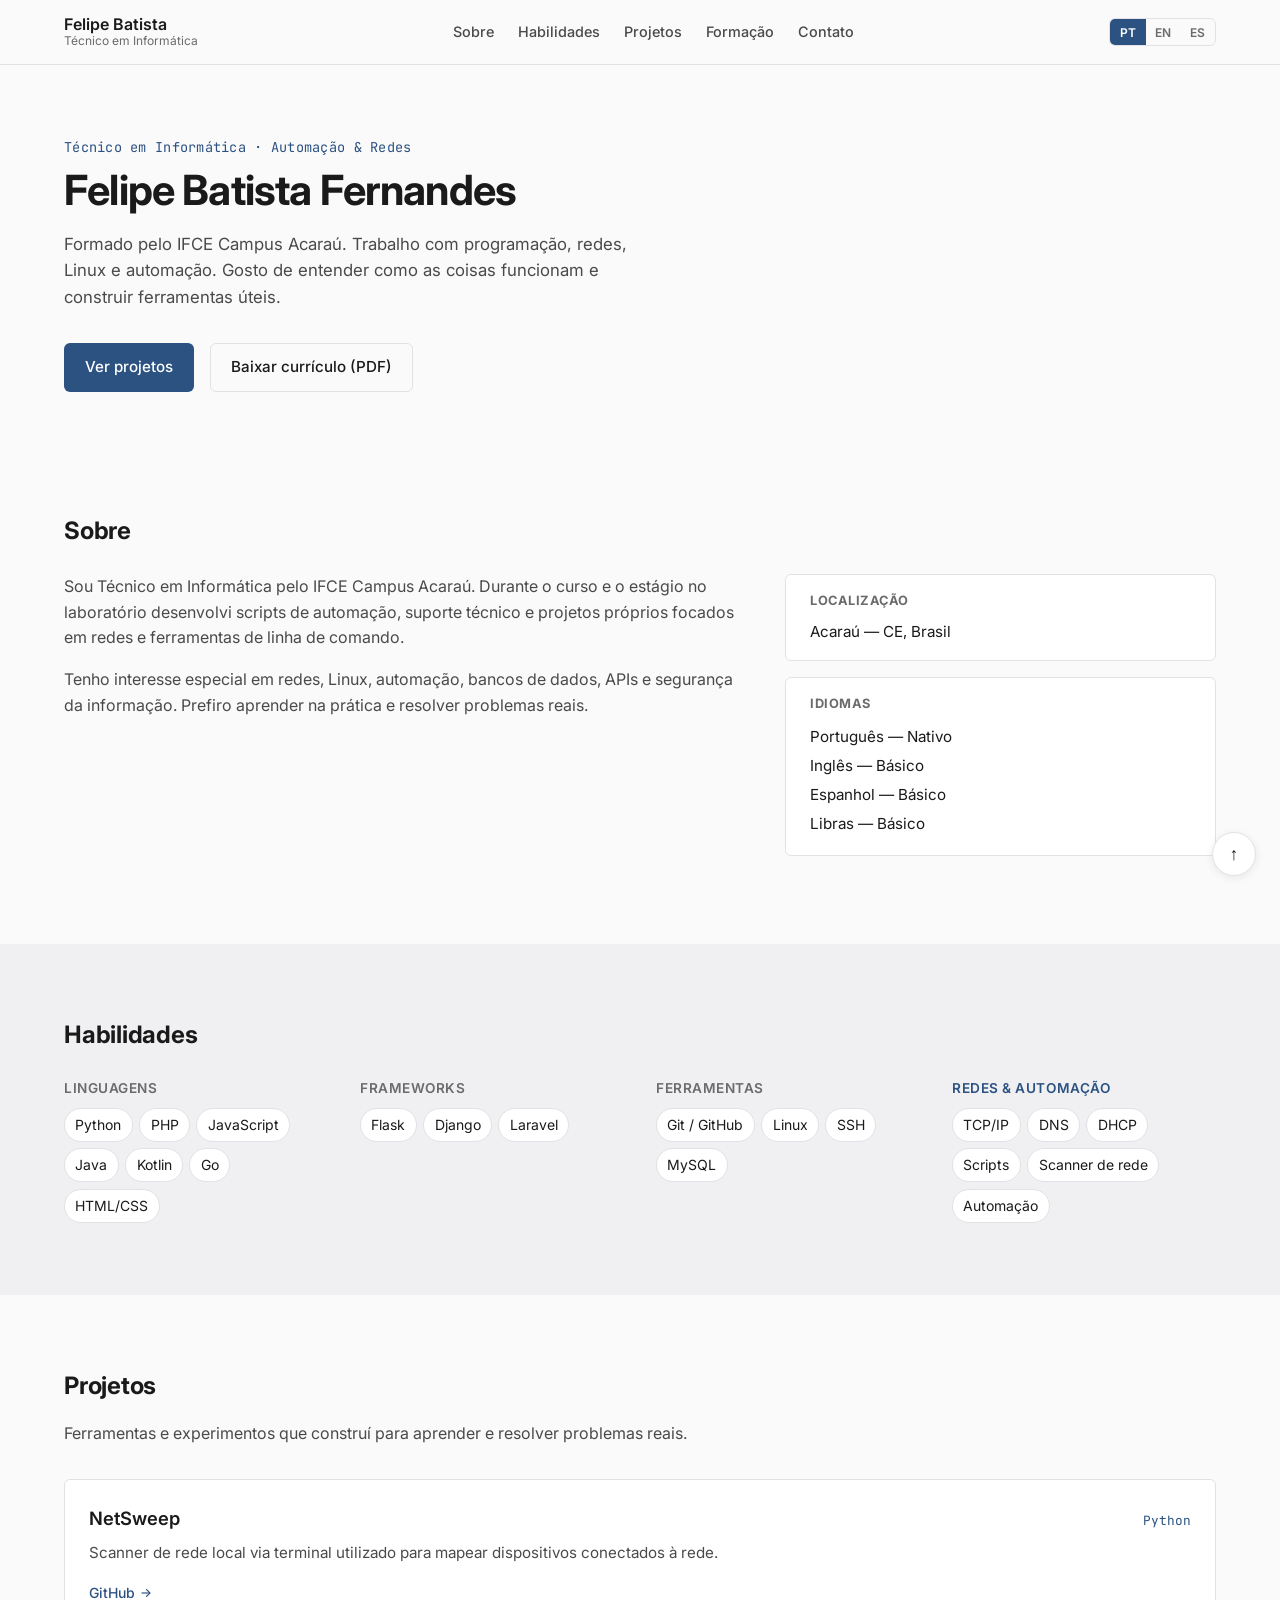
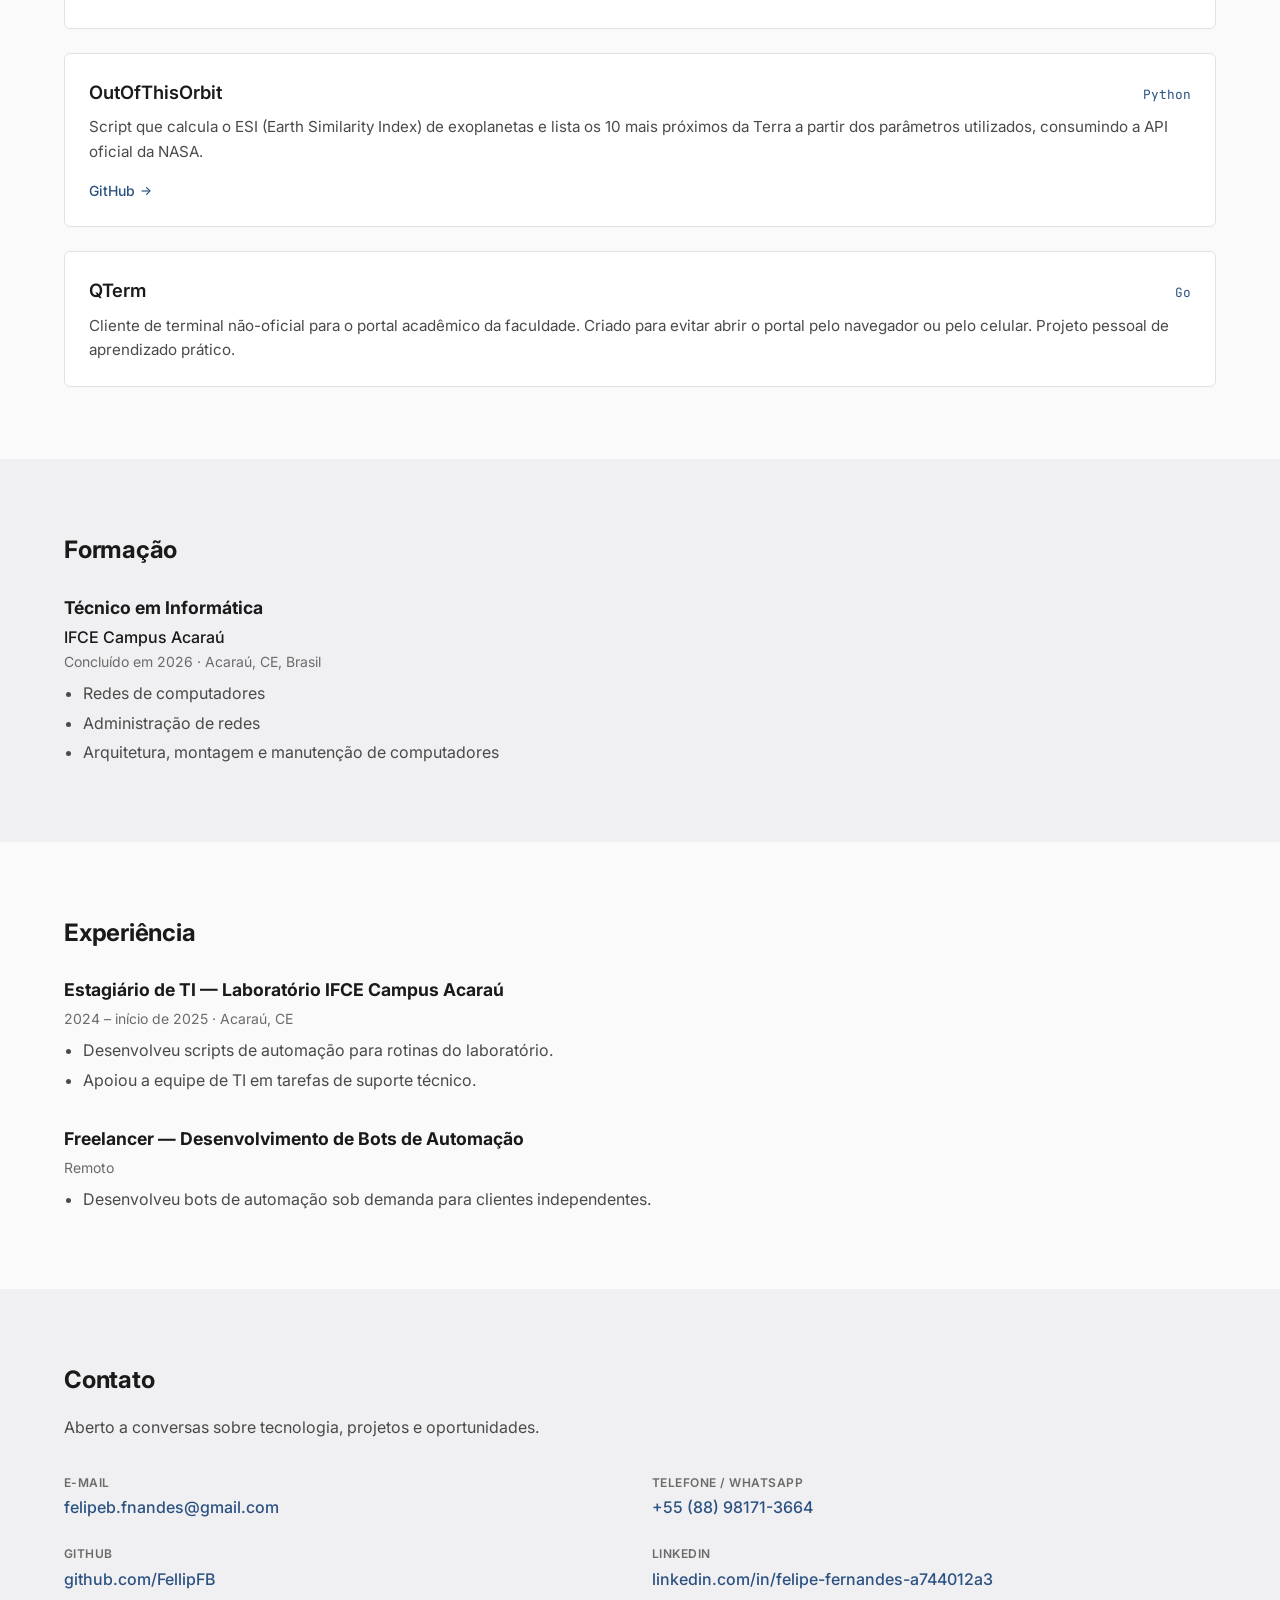
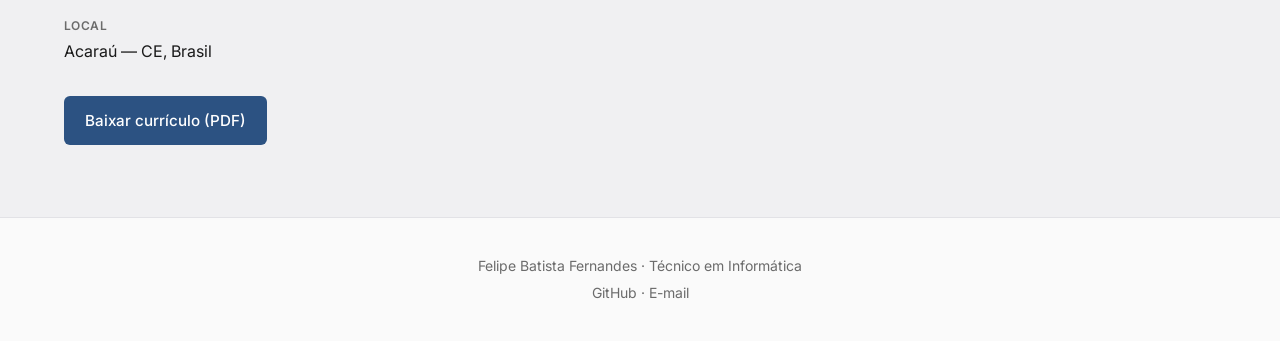
<file: Index.html>
<!DOCTYPE html>
<html lang="pt-BR">
<head>
  <meta charset="UTF-8">
  <meta name="viewport" content="width=device-width, initial-scale=1.0">
  <meta name="description" content="Felipe Batista Fernandes — Técnico em Informática · Automação & Redes">
  <meta name="author" content="Felipe Batista Fernandes">
  <title>Felipe Batista Fernandes</title>
  <link rel="stylesheet" href="css/styles.css">
  <link rel="preconnect" href="https://fonts.googleapis.com">
  <link rel="preconnect" href="https://fonts.gstatic.com" crossorigin>
  <link href="https://fonts.googleapis.com/css2?family=Inter:wght@400;500;600;700&family=JetBrains+Mono:wght@400;500&display=swap" rel="stylesheet">
</head>
<body>
  <a href="#main" class="skip-link" data-i18n="skip">Pular para o conteúdo</a>

  <header class="header">
    <div class="container header__inner">
      <a href="#inicio" class="logo" aria-label="Início">
        <span class="logo__name">Felipe Batista</span>
        <span class="logo__role" data-i18n="role">Técnico em Informática</span>
      </a>

      <nav class="nav" aria-label="Navegação principal">
        <ul class="nav__list">
          <li><a href="#sobre" data-i18n="nav.about">Sobre</a></li>
          <li><a href="#habilidades" data-i18n="nav.skills">Habilidades</a></li>
          <li><a href="#projetos" data-i18n="nav.projects">Projetos</a></li>
          <li><a href="#formacao" data-i18n="nav.education">Formação</a></li>
          <li><a href="#contato" data-i18n="nav.contact">Contato</a></li>
        </ul>
      </nav>

      <div class="header__actions">
        <div class="lang-switcher" role="group" aria-label="Selecionar idioma">
          <button type="button" class="lang-btn active" data-lang="pt" aria-pressed="true">PT</button>
          <button type="button" class="lang-btn" data-lang="en" aria-pressed="false">EN</button>
          <button type="button" class="lang-btn" data-lang="es" aria-pressed="false">ES</button>
        </div>
        <button class="menu-toggle" aria-label="Abrir menu" aria-expanded="false" aria-controls="nav-mobile">
          <span></span><span></span><span></span>
        </button>
      </div>
    </div>

    <nav id="nav-mobile" class="nav-mobile" hidden>
      <ul>
        <li><a href="#sobre" data-i18n="nav.about">Sobre</a></li>
        <li><a href="#habilidades" data-i18n="nav.skills">Habilidades</a></li>
        <li><a href="#projetos" data-i18n="nav.projects">Projetos</a></li>
        <li><a href="#formacao" data-i18n="nav.education">Formação</a></li>
        <li><a href="#contato" data-i18n="nav.contact">Contato</a></li>
      </ul>
    </nav>
  </header>

  <main id="main">
    <section id="inicio" class="hero">
      <div class="container">
        <p class="hero__label" data-i18n="hero.label">Técnico em Informática · Automação & Redes</p>
        <h1 class="hero__title">Felipe Batista Fernandes</h1>
        <p class="hero__desc" data-i18n="hero.desc">
          Formado pelo IFCE Campus Acaraú. Trabalho com programação, redes, Linux e automação.
          Gosto de entender como as coisas funcionam e construir ferramentas úteis.
        </p>
        <div class="hero__actions">
          <a href="#projetos" class="btn btn--primary" data-i18n="hero.ctaProjects">Ver projetos</a>
          <a href="assets/resume/Felipe_Batista_Fernandes_Curriculo.pdf" class="btn btn--secondary" download data-i18n="hero.ctaResume">
            Baixar currículo (PDF)
          </a>
        </div>
      </div>
    </section>

    <section id="sobre" class="section">
      <div class="container">
        <h2 class="section__title" data-i18n="about.title">Sobre</h2>
        <div class="about__grid">
          <div class="about__text">
            <p data-i18n="about.p1">
              Sou Técnico em Informática pelo IFCE Campus Acaraú. Durante o curso e o estágio no laboratório
              desenvolvi scripts de automação, suporte técnico e projetos próprios focados em redes e ferramentas de linha de comando.
            </p>
            <p data-i18n="about.p2">
              Tenho interesse especial em redes, Linux, automação, bancos de dados, APIs e segurança da informação.
              Prefiro aprender na prática e resolver problemas reais.
            </p>
          </div>
          <aside class="about__aside">
            <div class="info-card">
              <h3 data-i18n="about.location">Localização</h3>
              <p>Acaraú — CE, Brasil</p>
            </div>
            <div class="info-card">
              <h3 data-i18n="about.languages">Idiomas</h3>
              <ul>
                <li data-i18n="about.lang.pt">Português — Nativo</li>
                <li data-i18n="about.lang.en">Inglês — Básico</li>
                <li data-i18n="about.lang.es">Espanhol — Básico</li>
                <li data-i18n="about.lang.libras">Libras — Básico</li>
              </ul>
            </div>
          </aside>
        </div>
      </div>
    </section>

    <section id="habilidades" class="section section--alt">
      <div class="container">
        <h2 class="section__title" data-i18n="skills.title">Habilidades</h2>

        <div class="skills-grid">
          <div class="skill-group">
            <h3 data-i18n="skills.langs">Linguagens</h3>
            <ul class="tags">
              <li>Python</li>
              <li>PHP</li>
              <li>JavaScript</li>
              <li>Java</li>
              <li>Kotlin</li>
              <li>Go</li>
              <li>HTML/CSS</li>
            </ul>
          </div>

          <div class="skill-group">
            <h3 data-i18n="skills.frameworks">Frameworks</h3>
            <ul class="tags">
              <li>Flask</li>
              <li>Django</li>
              <li>Laravel</li>
            </ul>
          </div>

          <div class="skill-group">
            <h3 data-i18n="skills.tools">Ferramentas</h3>
            <ul class="tags">
              <li>Git / GitHub</li>
              <li>Linux</li>
              <li>SSH</li>
              <li>MySQL</li>
            </ul>
          </div>

          <div class="skill-group skill-group--highlight">
            <h3 data-i18n="skills.networks">Redes & Automação</h3>
            <ul class="tags">
              <li>TCP/IP</li>
              <li>DNS</li>
              <li>DHCP</li>
              <li>Scripts</li>
              <li>Scanner de rede</li>
              <li>Automação</li>
            </ul>
          </div>
        </div>
      </div>
    </section>

    <!-- PROJETOS -->
    <section id="projetos" class="section">
      <div class="container">
        <h2 class="section__title" data-i18n="projects.title">Projetos</h2>
        <p class="section__intro" data-i18n="projects.intro">
          Ferramentas e experimentos que construí para aprender e resolver problemas reais.
        </p>

        <!-- 
          SISTEMA MODULAR DE PROJETOS
          Os projetos são renderizados a partir do array em js/projects.js
          Para adicionar um novo: copie o objeto de exemplo e preencha os campos.
        -->
        <div id="projects-list" class="projects-list" role="list">
        </div>
      </div>
    </section>

    <section id="formacao" class="section section--alt">
      <div class="container">
        <h2 class="section__title" data-i18n="education.title">Formação</h2>
        <div class="education">
          <article class="education__item">
            <h3 data-i18n="education.degree">Técnico em Informática</h3>
            <p class="education__school">IFCE Campus Acaraú</p>
            <p class="education__meta" data-i18n="education.meta">Concluído em 2026 · Acaraú, CE, Brasil</p>
            <ul class="education__topics">
              <li data-i18n="education.topic1">Redes de computadores</li>
              <li data-i18n="education.topic2">Administração de redes</li>
              <li data-i18n="education.topic3">Arquitetura, montagem e manutenção de computadores</li>
            </ul>
          </article>
        </div>
      </div>
    </section>

    <section id="experiencia" class="section">
      <div class="container">
        <h2 class="section__title" data-i18n="experience.title">Experiência</h2>
        <div class="experience-list">
          <article class="experience__item">
            <h3 data-i18n="experience.job1.title">Estagiário de TI — Laboratório IFCE Campus Acaraú</h3>
            <p class="experience__meta" data-i18n="experience.job1.meta">2024 – início de 2025 · Acaraú, CE</p>
            <ul>
              <li data-i18n="experience.job1.b1">Desenvolveu scripts de automação para rotinas do laboratório.</li>
              <li data-i18n="experience.job1.b2">Apoiou a equipe de TI em tarefas de suporte técnico.</li>
            </ul>
          </article>
          <article class="experience__item">
            <h3 data-i18n="experience.job2.title">Freelancer — Desenvolvimento de Bots de Automação</h3>
            <p class="experience__meta" data-i18n="experience.job2.meta">Remoto</p>
            <ul>
              <li data-i18n="experience.job2.b1">Desenvolveu bots de automação sob demanda para clientes independentes.</li>
            </ul>
          </article>
        </div>
      </div>
    </section>

    <section id="contato" class="section section--alt">
      <div class="container">
        <h2 class="section__title" data-i18n="contact.title">Contato</h2>
        <p class="section__intro" data-i18n="contact.intro">
          Aberto a conversas sobre tecnologia, projetos e oportunidades.
        </p>

        <div class="contact-grid">
          <div class="contact-item">
            <span class="contact-label" data-i18n="contact.email">E-mail</span>
            <a href="mailto:felipeb.fnandes@gmail.com">felipeb.fnandes@gmail.com</a>
          </div>
          <div class="contact-item">
            <span class="contact-label" data-i18n="contact.phone">Telefone / WhatsApp</span>
            <a href="https://wa.me/5588981713664">+55 (88) 98171-3664</a>
          </div>
          <div class="contact-item">
            <span class="contact-label">GitHub</span>
            <a href="https://github.com/FellipFB" target="_blank" rel="noopener noreferrer">github.com/FellipFB</a>
          </div>
          <div class="contact-item">
            <span class="contact-label">LinkedIn</span>
            <a href="https://linkedin.com/in/felipe-fernandes-a744012a3" target="_blank" rel="noopener noreferrer">linkedin.com/in/felipe-fernandes-a744012a3</a>
          </div>
          <div class="contact-item">
            <span class="contact-label" data-i18n="contact.location">Local</span>
            <span>Acaraú — CE, Brasil</span>
          </div>
        </div>

        <div class="contact__resume">
          <a href="assets/resume/Felipe_Batista_Fernandes_Curriculo.pdf" class="btn btn--primary" download data-i18n="contact.resume">
            Baixar currículo (PDF)
          </a>
        </div>
      </div>
    </section>
  </main>

  <footer class="footer">
    <div class="container">
      <p>Felipe Batista Fernandes · <span data-i18n="footer.role">Técnico em Informática</span></p>
      <p class="footer__links">
        <a href="https://github.com/FellipFB" target="_blank" rel="noopener noreferrer">GitHub</a>
        ·
        <a href="mailto:felipeb.fnandes@gmail.com">E-mail</a>
      </p>
    </div>
  </footer>

  <button id="back-to-top" class="back-to-top" aria-label="Voltar ao topo" hidden>
    ↑
  </button>

  <script src="js/projects.js"></script>
  <script src="js/main.js"></script>
</body>
</html>
</file>
<file: css/styles.css>
:root {
  --bg: #fafafa;
  --bg-alt: #f0f0f2;
  --surface: #ffffff;
  --text: #1a1a1a;
  --text-secondary: #4a4a4a;
  --text-muted: #6b6b6b;
  --accent: #2c5282;
  --accent-hover: #1a365d;
  --border: #e2e2e6;
  --focus: #3182ce;

  --font-sans: "Inter", system-ui, -apple-system, sans-serif;
  --font-mono: "JetBrains Mono", ui-monospace, monospace;

  --space-xs: 0.25rem;
  --space-sm: 0.5rem;
  --space-md: 1rem;
  --space-lg: 1.5rem;
  --space-xl: 2rem;
  --space-2xl: 3rem;
  --space-3xl: 4.5rem;

  --container: 72rem;
  --radius: 6px;
  --header-h: 4rem;
}

@media (prefers-reduced-motion: reduce) {
  *, *::before, *::after {
    animation-duration: 0.01ms !important;
    animation-iteration-count: 1 !important;
    transition-duration: 0.01ms !important;
    scroll-behavior: auto !important;
  }
}

*, *::before, *::after { box-sizing: border-box; }
html { scroll-behavior: smooth; }
body {
  margin: 0;
  font-family: var(--font-sans);
  font-size: 1rem;
  line-height: 1.6;
  color: var(--text);
  background: var(--bg);
  -webkit-font-smoothing: antialiased;
}
img { max-width: 100%; height: auto; display: block; }
a { color: var(--accent); text-decoration-thickness: 1px; text-underline-offset: 2px; }
a:hover { color: var(--accent-hover); }
:focus-visible {
  outline: 2px solid var(--focus);
  outline-offset: 2px;
}

.skip-link {
  position: absolute;
  top: -100%;
  left: var(--space-md);
  background: var(--accent);
  color: #fff;
  padding: var(--space-sm) var(--space-md);
  z-index: 1000;
  border-radius: var(--radius);
}
.skip-link:focus { top: var(--space-md); }

.container {
  width: min(100% - 2rem, var(--container));
  margin-inline: auto;
}

.header {
  position: sticky;
  top: 0;
  z-index: 100;
  background: rgba(250, 250, 250, 0.92);
  backdrop-filter: blur(8px);
  border-bottom: 1px solid var(--border);
}
.header__inner {
  display: flex;
  align-items: center;
  justify-content: space-between;
  height: var(--header-h);
  gap: var(--space-lg);
}
.logo {
  display: flex;
  flex-direction: column;
  text-decoration: none;
  color: inherit;
  line-height: 1.2;
}
.logo__name {
  font-weight: 600;
  font-size: 1rem;
}
.logo__role {
  font-size: 0.75rem;
  color: var(--text-muted);
}
.nav__list {
  display: flex;
  gap: var(--space-lg);
  list-style: none;
  margin: 0;
  padding: 0;
}
.nav__list a {
  color: var(--text-secondary);
  text-decoration: none;
  font-size: 0.9rem;
  font-weight: 500;
}
.nav__list a:hover,
.nav__list a:focus-visible { color: var(--accent); }

.header__actions {
  display: flex;
  align-items: center;
  gap: var(--space-md);
}

.lang-switcher {
  display: flex;
  border: 1px solid var(--border);
  border-radius: var(--radius);
  overflow: hidden;
}
.lang-btn {
  background: transparent;
  border: none;
  padding: 0.35rem 0.6rem;
  font-size: 0.75rem;
  font-weight: 600;
  font-family: inherit;
  color: var(--text-muted);
  cursor: pointer;
}
.lang-btn:hover { background: var(--bg-alt); }
.lang-btn.active {
  background: var(--accent);
  color: #fff;
}

.menu-toggle {
  display: none;
  flex-direction: column;
  gap: 5px;
  background: none;
  border: none;
  padding: 0.4rem;
  cursor: pointer;
}
.menu-toggle span {
  display: block;
  width: 22px;
  height: 2px;
  background: var(--text);
}
.nav-mobile {
  display: none;
  border-top: 1px solid var(--border);
  background: var(--bg);
}
.nav-mobile ul {
  list-style: none;
  margin: 0;
  padding: var(--space-md);
}
.nav-mobile a {
  display: block;
  padding: var(--space-sm) 0;
  color: var(--text);
  text-decoration: none;
  font-weight: 500;
}

.hero {
  padding: var(--space-3xl) 0 var(--space-2xl);
}
.hero__label {
  font-family: var(--font-mono);
  font-size: 0.85rem;
  color: var(--accent);
  margin: 0 0 var(--space-sm);
  letter-spacing: 0.02em;
}
.hero__title {
  font-size: clamp(1.8rem, 5vw, 2.6rem);
  font-weight: 700;
  line-height: 1.15;
  margin: 0 0 var(--space-md);
  letter-spacing: -0.02em;
}
.hero__desc {
  max-width: 38rem;
  color: var(--text-secondary);
  margin: 0 0 var(--space-xl);
  font-size: 1.05rem;
}
.hero__actions {
  display: flex;
  flex-wrap: wrap;
  gap: var(--space-md);
}

.btn {
  display: inline-flex;
  align-items: center;
  justify-content: center;
  padding: 0.7rem 1.25rem;
  font-size: 0.95rem;
  font-weight: 500;
  font-family: inherit;
  border-radius: var(--radius);
  border: 1px solid transparent;
  cursor: pointer;
  text-decoration: none;
  transition: background 0.15s, color 0.15s, border-color 0.15s;
}
.btn--primary {
  background: var(--accent);
  color: #fff;
}
.btn--primary:hover {
  background: var(--accent-hover);
  color: #fff;
}
.btn--secondary {
  background: transparent;
  color: var(--text);
  border-color: var(--border);
}
.btn--secondary:hover {
  border-color: var(--text-muted);
  background: var(--bg-alt);
}

.section {
  padding: var(--space-3xl) 0;
}
.section--alt {
  background: var(--bg-alt);
}
.section__title {
  font-size: 1.5rem;
  font-weight: 700;
  margin: 0 0 var(--space-lg);
  letter-spacing: -0.01em;
}
.section__intro {
  color: var(--text-secondary);
  max-width: 40rem;
  margin: -0.5rem 0 var(--space-xl);
}

.about__grid {
  display: grid;
  gap: var(--space-xl);
}
@media (min-width: 768px) {
  .about__grid {
    grid-template-columns: 1.6fr 1fr;
    align-items: start;
  }
}
.about__text p {
  margin: 0 0 var(--space-md);
  color: var(--text-secondary);
}
.info-card {
  background: var(--surface);
  border: 1px solid var(--border);
  border-radius: var(--radius);
  padding: var(--space-md) var(--space-lg);
  margin-bottom: var(--space-md);
}
.info-card h3 {
  font-size: 0.8rem;
  text-transform: uppercase;
  letter-spacing: 0.04em;
  color: var(--text-muted);
  margin: 0 0 var(--space-sm);
}
.info-card p, .info-card ul {
  margin: 0;
  font-size: 0.95rem;
}
.info-card ul {
  list-style: none;
  padding: 0;
}
.info-card li { padding: 0.15rem 0; }

.skills-grid {
  display: grid;
  gap: var(--space-xl);
}
@media (min-width: 640px) {
  .skills-grid {
    grid-template-columns: repeat(2, 1fr);
  }
}
@media (min-width: 960px) {
  .skills-grid {
    grid-template-columns: repeat(4, 1fr);
  }
}
.skill-group h3 {
  font-size: 0.85rem;
  font-weight: 600;
  text-transform: uppercase;
  letter-spacing: 0.04em;
  color: var(--text-muted);
  margin: 0 0 var(--space-sm);
}
.skill-group--highlight h3 {
  color: var(--accent);
}
.tags {
  list-style: none;
  margin: 0;
  padding: 0;
  display: flex;
  flex-wrap: wrap;
  gap: 0.4rem;
}
.tags li {
  font-size: 0.875rem;
  padding: 0.3rem 0.65rem;
  background: var(--surface);
  border: 1px solid var(--border);
  border-radius: 999px;
  color: var(--text);
}

.projects-list {
  display: grid;
  gap: var(--space-lg);
}
.project-card {
  background: var(--surface);
  border: 1px solid var(--border);
  border-radius: var(--radius);
  padding: var(--space-lg);
  display: flex;
  flex-direction: column;
  gap: var(--space-sm);
}
.project-card__header {
  display: flex;
  flex-wrap: wrap;
  align-items: baseline;
  justify-content: space-between;
  gap: var(--space-sm);
}
.project-card__title {
  font-size: 1.15rem;
  font-weight: 600;
  margin: 0;
}
.project-card__stack {
  font-family: var(--font-mono);
  font-size: 0.8rem;
  color: var(--accent);
}
.project-card__desc {
  margin: 0;
  color: var(--text-secondary);
  font-size: 0.95rem;
}
.project-card__links {
  display: flex;
  flex-wrap: wrap;
  gap: var(--space-md);
  margin-top: var(--space-sm);
}
.project-card__links a {
  font-size: 0.875rem;
  font-weight: 500;
  text-decoration: none;
  display: inline-flex;
  align-items: center;
  gap: 0.3rem;
}
.project-card__links a::after {
  content: "→";
  font-size: 0.9em;
}

.education__item,
.experience__item {
  margin-bottom: var(--space-xl);
}
.education__item:last-child,
.experience__item:last-child {
  margin-bottom: 0;
}
.education__item h3,
.experience__item h3 {
  font-size: 1.1rem;
  margin: 0 0 0.2rem;
}
.education__school {
  font-weight: 500;
  margin: 0;
}
.education__meta,
.experience__meta {
  font-size: 0.875rem;
  color: var(--text-muted);
  margin: 0 0 var(--space-sm);
}
.education__topics,
.experience__item ul {
  margin: 0;
  padding-left: 1.2rem;
  color: var(--text-secondary);
}
.education__topics li,
.experience__item li {
  margin-bottom: 0.25rem;
}

.contact-grid {
  display: grid;
  gap: var(--space-lg);
  margin-bottom: var(--space-xl);
}
@media (min-width: 640px) {
  .contact-grid {
    grid-template-columns: repeat(2, 1fr);
  }
}
.contact-item {
  display: flex;
  flex-direction: column;
  gap: 0.2rem;
}
.contact-label {
  font-size: 0.75rem;
  text-transform: uppercase;
  letter-spacing: 0.04em;
  color: var(--text-muted);
  font-weight: 600;
}
.contact-item a {
  font-weight: 500;
  text-decoration: none;
}
.contact-item a:hover {
  text-decoration: underline;
}
.contact__resume {
  margin-top: var(--space-md);
}

.footer {
  padding: var(--space-xl) 0;
  border-top: 1px solid var(--border);
  text-align: center;
  font-size: 0.875rem;
  color: var(--text-muted);
}
.footer p { margin: 0.3rem 0; }
.footer__links a {
  color: var(--text-muted);
  text-decoration: none;
}
.footer__links a:hover { color: var(--accent); }

.back-to-top {
  position: fixed;
  bottom: 1.5rem;
  right: 1.5rem;
  width: 2.75rem;
  height: 2.75rem;
  border-radius: 50%;
  border: 1px solid var(--border);
  background: var(--surface);
  color: var(--text);
  font-size: 1.1rem;
  cursor: pointer;
  box-shadow: 0 2px 8px rgba(0,0,0,0.08);
  z-index: 50;
  display: grid;
  place-items: center;
}
.back-to-top:hover {
  background: var(--accent);
  color: #fff;
  border-color: var(--accent);
}

/* ========== RESPONSIVE ========== */
@media (max-width: 768px) {
  .nav { display: none; }
  .menu-toggle { display: flex; }
  .nav-mobile:not([hidden]) { display: block; }
  .hero { padding-top: var(--space-2xl); }
  .section { padding: var(--space-2xl) 0; }
}

@media (max-width: 480px) {
  .hero__actions { flex-direction: column; align-items: stretch; }
  .btn { width: 100%; }
     }
</file>
